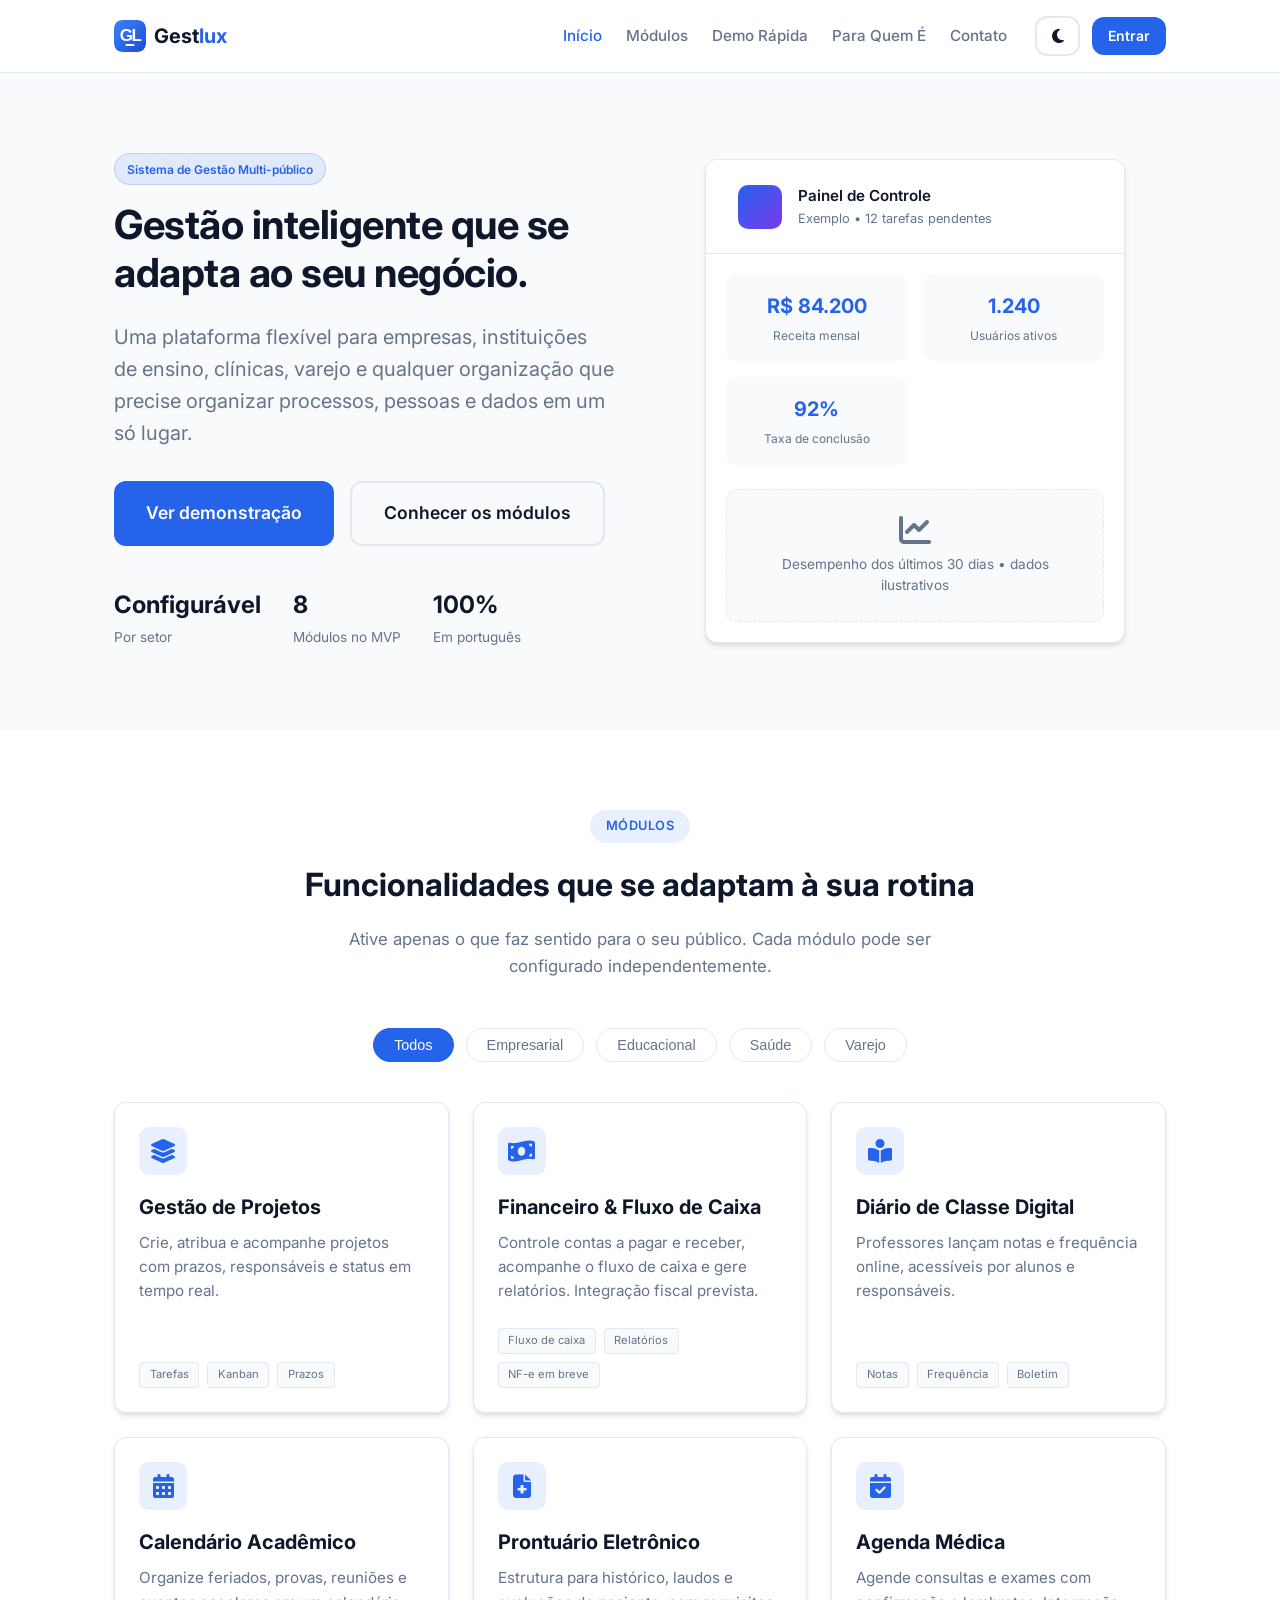
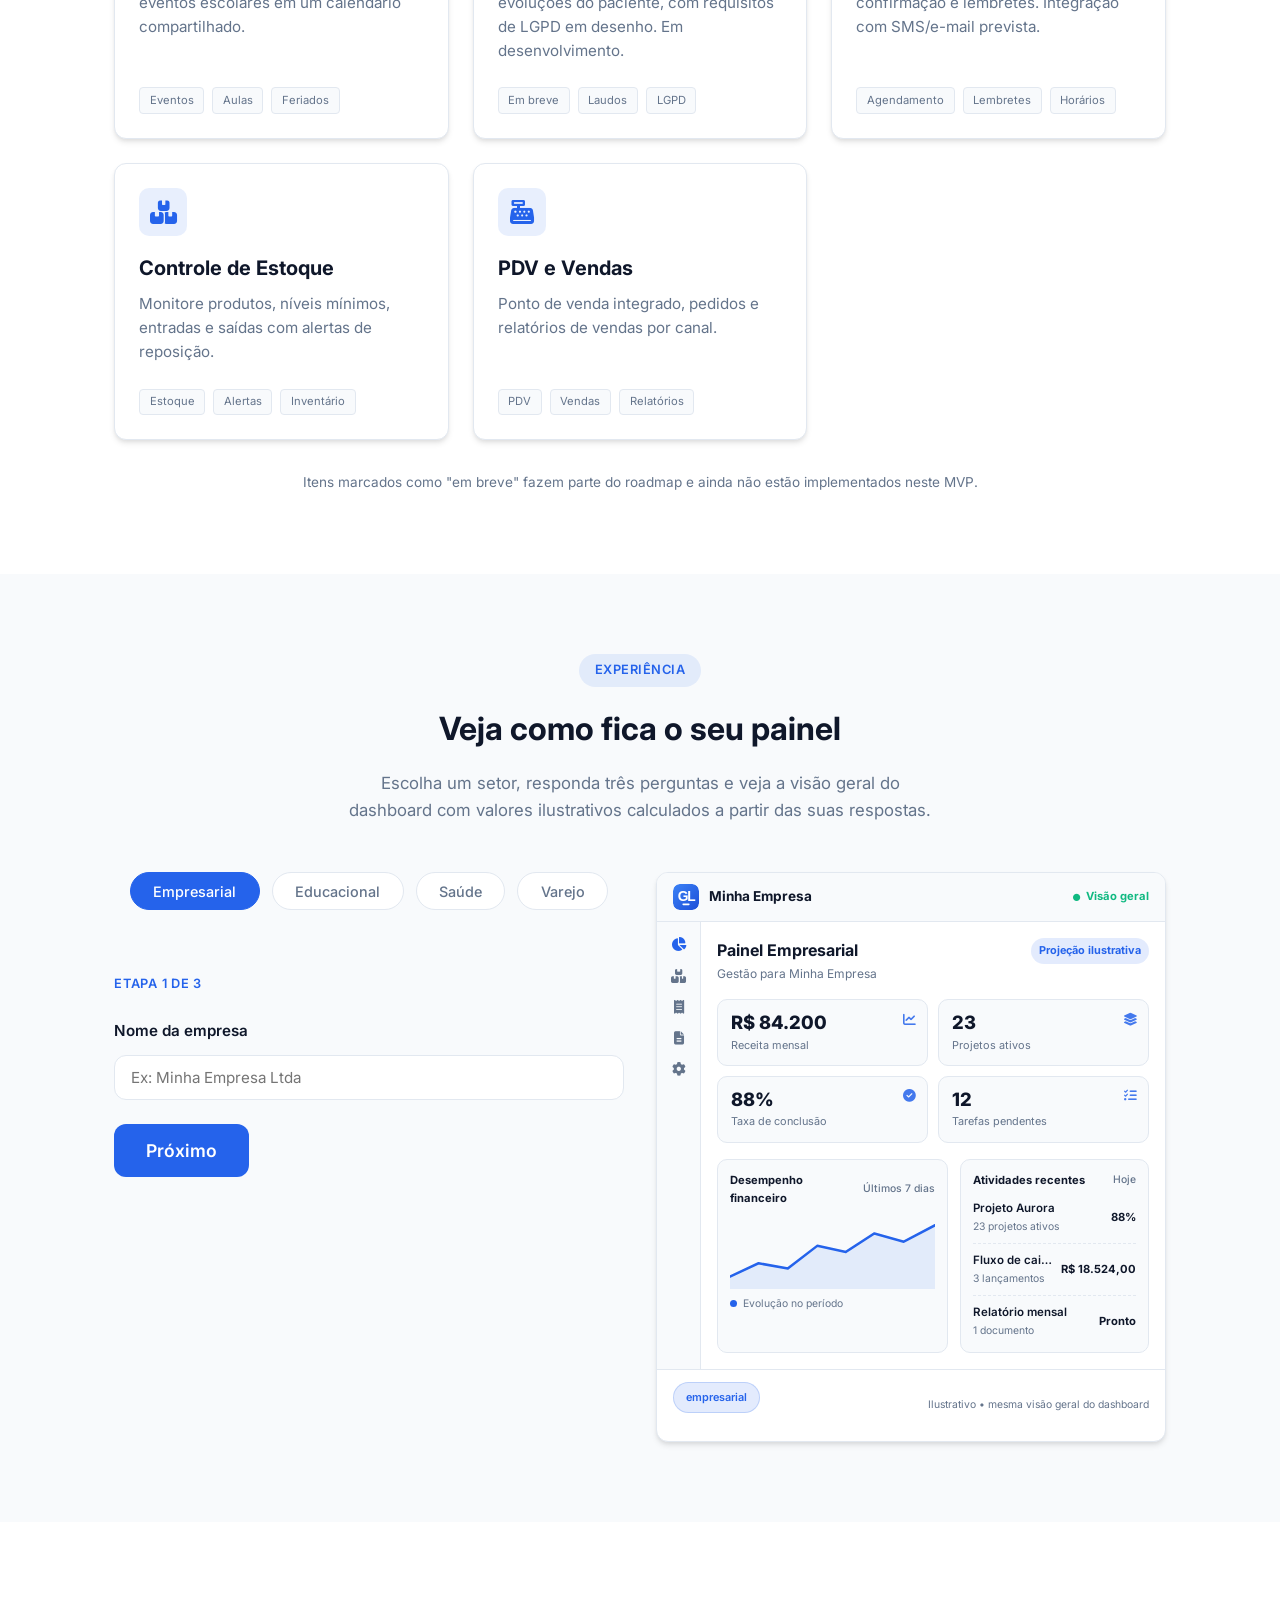
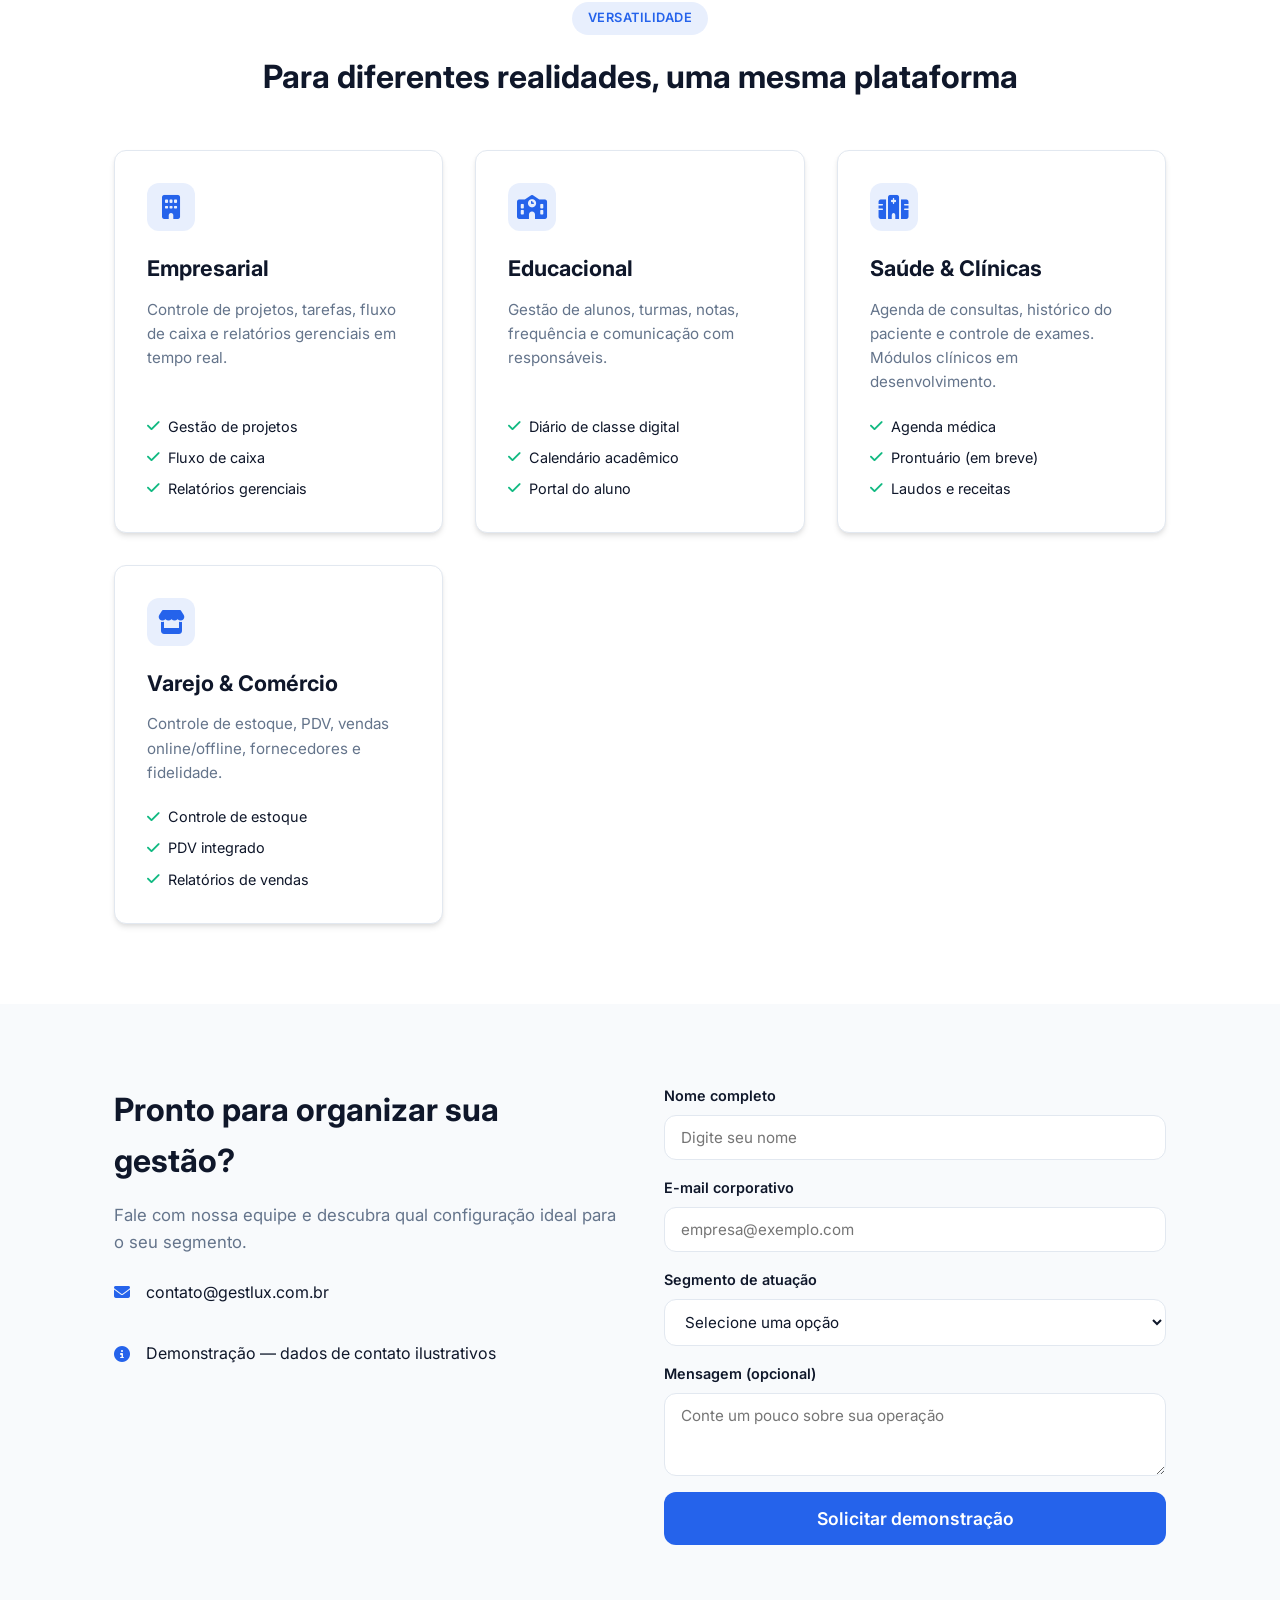
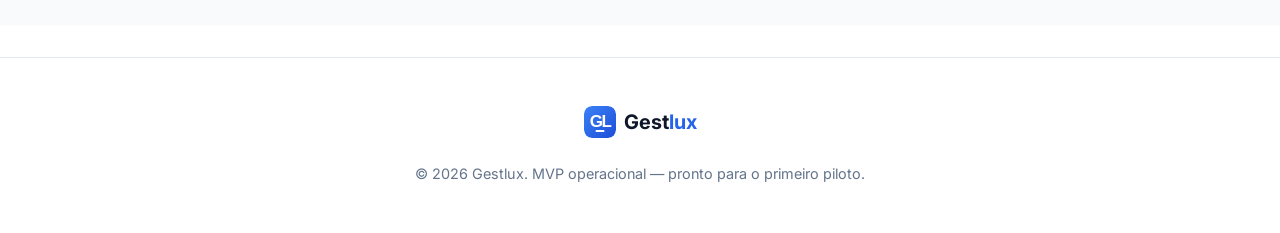
<file: index.html>
<!DOCTYPE html>
<html lang="pt-BR">
<head>
  <meta charset="UTF-8" />
  <meta name="viewport" content="width=device-width, initial-scale=1.0" />
  <title>Gestlux | Sistema de Gestão Flexível</title>
  <meta name="description" content="Plataforma de gestão adaptável para empresas, escolas, clínicas e varejo." />
  <link rel="icon" href="favicon.svg" type="image/svg+xml" />
  <link rel="preconnect" href="https://fonts.googleapis.com" />
  <link rel="preconnect" href="https://fonts.gstatic.com" crossorigin />
  <link href="https://fonts.googleapis.com/css2?family=Inter:wght@300;400;500;600;700&display=swap" rel="stylesheet" />
  <link rel="stylesheet" href="https://cdnjs.cloudflare.com/ajax/libs/font-awesome/6.4.0/css/all.min.css" />
  <link rel="stylesheet" href="css/style.css" />
</head>
<body>
  <div id="toast" class="toast"></div>

  <header class="header" id="header">
    <div class="container header-inner">
      <div class="logo">
        <img class="logo-icon" src="favicon.svg" alt="" aria-hidden="true" />
        <span class="logo-text">Gest<span class="accent">lux</span></span>
      </div>
      <nav class="nav" id="nav" aria-label="Navegação principal">
        <ul class="nav-list">
          <li><a href="#inicio" class="nav-link active">Início</a></li>
          <li><a href="#modulos" class="nav-link">Módulos</a></li>
          <li><a href="#demo" class="nav-link">Demo Rápida</a></li>
          <li><a href="#publicos" class="nav-link">Para Quem É</a></li>
          <li><a href="#contato" class="nav-link">Contato</a></li>
        </ul>
        <div class="nav-actions">
          <button class="btn btn-outline btn-icone" id="theme-toggle" aria-label="Ativar tema escuro">
            <i class="fa-solid fa-moon"></i>
          </button>
          <a href="login.html" class="btn btn-primary">Entrar</a>
        </div>
        <button class="nav-toggle" id="nav-toggle" aria-label="Abrir menu" aria-expanded="false">
          <i class="fa-solid fa-bars"></i>
        </button>
      </nav>
    </div>
  </header>

  <main>
    <section class="hero" id="inicio">
      <div class="container hero-grid">
        <div class="hero-content">
          <span class="badge">Sistema de Gestão Multi-público</span>
          <h1>Gestão inteligente que se adapta ao seu negócio.</h1>
          <p>Uma plataforma flexível para empresas, instituições de ensino, clínicas, varejo e qualquer organização que precise organizar processos, pessoas e dados em um só lugar.</p>
          <div class="hero-actions">
            <a href="#demo" class="btn btn-primary btn-lg">Ver demonstração</a>
            <a href="#modulos" class="btn btn-outline btn-lg">Conhecer os módulos</a>
          </div>
          <div class="hero-stats">
            <div class="stat">
              <span class="stat-value">Configurável</span>
              <span class="stat-label">Por setor</span>
            </div>
            <div class="stat">
              <span class="stat-value">8</span>
              <span class="stat-label">Módulos no MVP</span>
            </div>
            <div class="stat">
              <span class="stat-value">100%</span>
              <span class="stat-label">Em português</span>
            </div>
          </div>
        </div>
        <div class="hero-visual">
          <div class="dashboard-card">
            <div class="dashboard-header">
              <div class="dashboard-avatar"></div>
              <div class="dashboard-info">
                <div class="dashboard-title">Painel de Controle</div>
                <div class="dashboard-sub">Exemplo • 12 tarefas pendentes</div>
              </div>
            </div>
            <div class="dashboard-body">
              <div class="metric-grid">
                <div class="metric">
                  <div class="metric-value">R$ 84.200</div>
                  <div class="metric-label">Receita mensal</div>
                </div>
                <div class="metric">
                  <div class="metric-value">1.240</div>
                  <div class="metric-label">Usuários ativos</div>
                </div>
                <div class="metric">
                  <div class="metric-value">92%</div>
                  <div class="metric-label">Taxa de conclusão</div>
                </div>
              </div>
              <div class="chart-placeholder">
                <i class="fa-solid fa-chart-line"></i>
                <span>Desempenho dos últimos 30 dias • dados ilustrativos</span>
              </div>
            </div>
          </div>
        </div>
      </div>
    </section>

    <section class="modulos" id="modulos">
      <div class="container">
        <div class="section-header">
          <span class="section-tag">Módulos</span>
          <h2>Funcionalidades que se adaptam à sua rotina</h2>
          <p>Ative apenas o que faz sentido para o seu público. Cada módulo pode ser configurado independentemente.</p>
        </div>
        <div class="filter-chips" role="group" aria-label="Filtrar módulos por setor">
          <button class="chip active" data-filter="todos" aria-pressed="true">Todos</button>
          <button class="chip" data-filter="empresarial" aria-pressed="false">Empresarial</button>
          <button class="chip" data-filter="educacional" aria-pressed="false">Educacional</button>
          <button class="chip" data-filter="saude" aria-pressed="false">Saúde</button>
          <button class="chip" data-filter="varejo" aria-pressed="false">Varejo</button>
        </div>
        <div class="modulos-grid" id="modulos-grid"></div>
        <p class="section-note">Itens marcados como "em breve" fazem parte do roadmap e ainda não estão implementados neste MVP.</p>
      </div>
    </section>

    <section class="demo" id="demo">
      <div class="container">
        <div class="section-header">
          <span class="section-tag">Experiência</span>
          <h2>Veja como fica o seu painel</h2>
          <p>Escolha um setor, responda três perguntas e veja a visão geral do dashboard com valores ilustrativos calculados a partir das suas respostas.</p>
        </div>
        <div class="demo-layout">
          <div class="demo-form-panel">
            <div class="demo-controls" role="group" aria-label="Escolha o setor">
              <button type="button" class="demo-btn active" data-tema="empresarial" aria-pressed="true">Empresarial</button>
              <button type="button" class="demo-btn" data-tema="educacional" aria-pressed="false">Educacional</button>
              <button type="button" class="demo-btn" data-tema="saude" aria-pressed="false">Saúde</button>
              <button type="button" class="demo-btn" data-tema="varejo" aria-pressed="false">Varejo</button>
            </div>
            <div class="demo-step-counter" id="demo-step-counter"></div>
            <form id="demo-form" class="demo-form" novalidate>
              <div id="demo-steps"></div>
              <div class="form-actions">
                <button type="button" class="btn btn-outline btn-lg hidden" id="demo-prev">Anterior</button>
                <button type="button" class="btn btn-primary btn-lg" id="demo-next">Próximo</button>
                <button type="submit" class="btn btn-primary btn-lg hidden" id="demo-submit">Gerar meu painel</button>
              </div>
            </form>
          </div>
          <div class="demo-preview-panel">
            <div class="demo-preview" id="demo-preview">
              <div class="demo-placeholder">
                <i class="fa-solid fa-chart-pie"></i>
                <p>Preencha o formulário para gerar seu painel personalizado</p>
              </div>
            </div>
          </div>
        </div>
      </div>
    </section>

    <section class="publicos" id="publicos">
      <div class="container">
        <div class="section-header">
          <span class="section-tag">Versatilidade</span>
          <h2>Para diferentes realidades, uma mesma plataforma</h2>
        </div>
        <div class="publicos-grid">
          <article class="publico-card" data-tema="empresarial">
            <div class="publico-icon"><i class="fa-solid fa-building"></i></div>
            <h3>Empresarial</h3>
            <p>Controle de projetos, tarefas, fluxo de caixa e relatórios gerenciais em tempo real.</p>
            <ul class="publico-lista">
              <li><i class="fa-solid fa-check"></i> Gestão de projetos</li>
              <li><i class="fa-solid fa-check"></i> Fluxo de caixa</li>
              <li><i class="fa-solid fa-check"></i> Relatórios gerenciais</li>
            </ul>
          </article>
          <article class="publico-card" data-tema="educacional">
            <div class="publico-icon"><i class="fa-solid fa-school"></i></div>
            <h3>Educacional</h3>
            <p>Gestão de alunos, turmas, notas, frequência e comunicação com responsáveis.</p>
            <ul class="publico-lista">
              <li><i class="fa-solid fa-check"></i> Diário de classe digital</li>
              <li><i class="fa-solid fa-check"></i> Calendário acadêmico</li>
              <li><i class="fa-solid fa-check"></i> Portal do aluno</li>
            </ul>
          </article>
          <article class="publico-card" data-tema="saude">
            <div class="publico-icon"><i class="fa-solid fa-hospital"></i></div>
            <h3>Saúde &amp; Clínicas</h3>
            <p>Agenda de consultas, histórico do paciente e controle de exames. Módulos clínicos em desenvolvimento.</p>
            <ul class="publico-lista">
              <li><i class="fa-solid fa-check"></i> Agenda médica</li>
              <li><i class="fa-solid fa-check"></i> Prontuário (em breve)</li>
              <li><i class="fa-solid fa-check"></i> Laudos e receitas</li>
            </ul>
          </article>
          <article class="publico-card" data-tema="varejo">
            <div class="publico-icon"><i class="fa-solid fa-store"></i></div>
            <h3>Varejo &amp; Comércio</h3>
            <p>Controle de estoque, PDV, vendas online/offline, fornecedores e fidelidade.</p>
            <ul class="publico-lista">
              <li><i class="fa-solid fa-check"></i> Controle de estoque</li>
              <li><i class="fa-solid fa-check"></i> PDV integrado</li>
              <li><i class="fa-solid fa-check"></i> Relatórios de vendas</li>
            </ul>
          </article>
        </div>
      </div>
    </section>

    <section class="contato" id="contato">
      <div class="container contato-grid">
        <div class="contato-info">
          <h2>Pronto para organizar sua gestão?</h2>
          <p>Fale com nossa equipe e descubra qual configuração ideal para o seu segmento.</p>
          <div class="contato-dados">
            <p><i class="fa-solid fa-envelope"></i> contato@gestlux.com.br</p>
            <p><i class="fa-solid fa-circle-info"></i> Demonstração — dados de contato ilustrativos</p>
          </div>
        </div>
        <form class="contato-form" id="contato-form">
          <div class="form-group">
            <label for="nome">Nome completo</label>
            <input type="text" id="nome" name="nome" placeholder="Digite seu nome" required />
          </div>
          <div class="form-group">
            <label for="email">E-mail corporativo</label>
            <input type="email" id="email" name="email" placeholder="empresa@exemplo.com" required />
          </div>
          <div class="form-group">
            <label for="segmento">Segmento de atuação</label>
            <select id="segmento" name="segmento" required>
              <option value="" disabled selected>Selecione uma opção</option>
              <option value="empresarial">Empresarial</option>
              <option value="educacional">Educacional</option>
              <option value="saude">Saúde</option>
              <option value="varejo">Varejo</option>
              <option value="outro">Outro</option>
            </select>
          </div>
          <div class="form-group">
            <label for="mensagem">Mensagem (opcional)</label>
            <textarea id="mensagem" name="mensagem" rows="3" placeholder="Conte um pouco sobre sua operação"></textarea>
          </div>
          <button type="submit" class="btn btn-primary btn-lg btn-block">Solicitar demonstração</button>
        </form>
      </div>
    </section>
  </main>

  <footer class="footer">
    <div class="container footer-inner">
      <div class="footer-brand">
        <img class="logo-icon" src="favicon.svg" alt="" aria-hidden="true" />
        <span class="logo-text">Gest<span class="accent">lux</span></span>
      </div>
      <p class="footer-copy">© 2026 Gestlux. MVP operacional — pronto para o primeiro piloto.</p>
    </div>
  </footer>

  <script src="js/theme.js"></script>
  <script src="js/data.js"></script>
  <script src="js/script.js"></script>
  <script src="js/demo.js"></script>
</body>
</html>
</file>
<file: css/style.css>
/* ===========================
   GESTÃO FLOW - PROTÓTIPO
   =========================== */

[hidden] { display: none !important; }

/* Variáveis de tema */
:root {
  --cor-primaria: #2563eb;
  --cor-primaria-escuro: #1d4ed8;
  --cor-secundaria: #64748b;
  --cor-sucesso: #10b981;
  --cor-aviso: #f59e0b;
  --cor-erro: #ef4444;

  --fundo: #ffffff;
  --fundo-suave: #f8fafc;
  --fundo-card: #ffffff;
  --texto: #0f172a;
  --texto-suave: #64748b;
  --borda: #e2e8f0;
  --sombra: 0 4px 6px -1px rgba(0, 0, 0, 0.1), 0 2px 4px -1px rgba(0, 0, 0, 0.06);
  --sombra-hover: 0 10px 15px -3px rgba(0, 0, 0, 0.1), 0 4px 6px -2px rgba(0, 0, 0, 0.05);
  --toast-fundo: #0f172a;
  --toast-texto: #ffffff;
  --raio: 12px;
  --transicao: all 0.3s ease;

  --fonte-titulo: 2.5rem;
  --fonte-subtitulo: 1.25rem;
}

/* Tema escuro */
[data-tema="escuro"] {
  --fundo: #0f172a;
  --fundo-suave: #1e293b;
  --fundo-card: #1e293b;
  --texto: #f8fafc;
  --texto-suave: #94a3b8;
  --borda: #334155;
  --sombra: 0 4px 6px -1px rgba(0, 0, 0, 0.4);
  --sombra-hover: 0 10px 15px -3px rgba(0, 0, 0, 0.5);
  --toast-fundo: #1e293b;
  --toast-texto: #f8fafc;
}

/* Reset e base */
* {
  margin: 0;
  padding: 0;
  box-sizing: border-box;
}

html {
  scroll-behavior: smooth;
}

body {
  font-family: 'Inter', sans-serif;
  background-color: var(--fundo);
  color: var(--texto);
  line-height: 1.6;
  transition: var(--transicao);
}

a {
  text-decoration: none;
  color: inherit;
}

ul {
  list-style: none;
}

img {
  max-width: 100%;
  display: block;
}

.container {
  max-width: 1100px;
  margin: 0 auto;
  padding: 0 1.5rem;
}
/* Botões */
.btn {
  display: inline-flex;
  align-items: center;
  justify-content: center;
  gap: 0.5rem;
  padding: 0.75rem 1.5rem;
  border-radius: var(--raio);
  border: none;
  font-size: 1rem;
  font-weight: 600;
  cursor: pointer;
  transition: var(--transicao);
  font-family: inherit;
}

.btn-primary {
  background-color: var(--cor-primaria);
  color: #fff;
}

.btn-primary:hover {
  background-color: var(--cor-primaria-escuro);
  transform: translateY(-2px);
  box-shadow: var(--sombra-hover);
}

.btn-outline {
  background-color: transparent;
  color: var(--texto);
  border: 2px solid var(--borda);
}

.btn-outline:hover {
  border-color: var(--cor-primaria);
  color: var(--cor-primaria);
  transform: translateY(-2px);
}

.btn-lg {
  padding: 1rem 2rem;
  font-size: 1.1rem;
}

.btn-block {
  width: 100%;
}

/* Toast */
.toast {
  position: fixed;
  top: 1.5rem;
  right: 1.5rem;
  max-width: min(420px, calc(100vw - 3rem));
  background: var(--toast-fundo);
  color: var(--toast-texto);
  border: 1px solid var(--borda);
  padding: 0.9rem 1.25rem;
  border-radius: var(--raio);
  box-shadow: var(--sombra-hover);
  font-size: 0.95rem;
  font-weight: 500;
  line-height: 1.45;
  z-index: 1000;
  transform: translateY(-100px);
  opacity: 0;
  transition: var(--transicao);
  pointer-events: none;
}

.toast.mostrar {
  transform: translateY(0);
  opacity: 1;
}

/* Header */
.header {
  position: sticky;
  top: 0;
  z-index: 100;
  background-color: rgba(255, 255, 255, 0.8);
  backdrop-filter: blur(8px);
  border-bottom: 1px solid var(--borda);
  transition: var(--transicao);
}

[data-tema="escuro"] .header {
  background-color: rgba(15, 23, 42, 0.8);
}

.header-inner {
  display: flex;
  align-items: center;
  justify-content: space-between;
  height: 72px;
}
.logo {
  display: flex;
  align-items: center;
  gap: 0.5rem;
  font-weight: 700;
  font-size: 1.25rem;
  color: var(--texto);
}

.logo-icon {
  width: 32px;
  height: 32px;
  flex: 0 0 32px;
  border-radius: 8px;
  display: block;
  object-fit: contain;
}

.logo-text {
  font-size: 1.25rem;
}

.accent {
  color: var(--cor-primaria);
}

.nav {
  display: flex;
  align-items: center;
  gap: 1.75rem;
}

.nav-list {
  display: flex;
  align-items: center;
  gap: 1.5rem;
}

.nav-link {
  font-weight: 500;
  font-size: 0.95rem;
  color: var(--texto-suave);
  transition: var(--transicao);
}

.nav-link:hover, .nav-link.active {
  color: var(--cor-primaria);
}

.nav-actions {
  display: flex;
  flex: 0 0 auto;
  align-items: center;
  gap: 0.75rem;
}

.nav-actions .btn {
  white-space: nowrap;
}

.nav-actions .btn-primary {
  padding: 0.5rem 1rem;
  font-size: 0.875rem;
}

.nav-toggle {
  display: none;
  background: none;
  border: none;
  color: var(--texto);
  font-size: 1.25rem;
  cursor: pointer;
}

/* Hero */
.hero {
  padding: 5rem 0;
  background-color: var(--fundo-suave);
}

.hero-grid {
  display: grid;
  grid-template-columns: 1fr 1fr;
  gap: 3rem;
  align-items: center;
}

.badge {
  display: inline-block;
  background: rgba(37, 99, 235, 0.1);
  color: var(--cor-primaria);
  padding: 0.5rem 1rem;
  border-radius: 50px;
  font-size: 0.85rem;
  font-weight: 600;
  margin-bottom: 1rem;
}

.hero-content h1 {
  font-size: var(--fonte-titulo);
  font-weight: 700;
  line-height: 1.2;
  margin-bottom: 1.5rem;
  letter-spacing: -0.5px;
}

.hero-content p {
  font-size: var(--fonte-subtitulo);
  color: var(--texto-suave);
  margin-bottom: 2rem;
  max-width: 500px;
}

.hero-actions {
  display: flex;
  gap: 1rem;
  margin-bottom: 2.5rem;
}

.hero-stats {
  display: flex;
  gap: 2rem;
}

.stat {
  text-align: left;
}

.stat-value {
  display: block;
  font-size: 1.5rem;
  font-weight: 700;
  color: var(--texto);
}

.stat-label {
  font-size: 0.85rem;
  color: var(--texto-suave);
}

.hero-visual {
  display: flex;
  justify-content: center;
}

.dashboard-card {
  width: 100%;
  max-width: 420px;
  background: var(--fundo-card);
  border: 1px solid var(--borda);
  border-radius: var(--raio);
  box-shadow: var(--sombra);
  overflow: hidden;
}

.dashboard-header {
  display: flex;
  align-items: center;
  gap: 1rem;
  padding: 1.25rem;
  border-bottom: 1px solid var(--borda);
}

.dashboard-avatar {
  width: 44px;
  height: 44px;
  background: linear-gradient(135deg, var(--cor-primaria), #7c3aed);
  border-radius: 10px;
}

.dashboard-info .dashboard-title {
  font-weight: 600;
  font-size: 0.95rem;
}

.dashboard-info .dashboard-sub {
  font-size: 0.8rem;
  color: var(--texto-suave);
}

.dashboard-body {
  padding: 1.25rem;
}

.metric-grid {
  display: grid;
  grid-template-columns: 1fr 1fr;
  gap: 1rem;
  margin-bottom: 1.5rem;
}

.metric {
  background: var(--fundo-suave);
  padding: 1rem;
  border-radius: 10px;
  text-align: center;
}

.metric-value {
  display: block;
  font-size: 1.25rem;
  font-weight: 700;
  color: var(--cor-primaria);
}

.metric-label {
  font-size: 0.75rem;
  color: var(--texto-suave);
  margin-top: 0.25rem;
}

.chart-placeholder {
  background: var(--fundo-suave);
  border: 1px dashed var(--borda);
  border-radius: 10px;
  padding: 1.5rem;
  text-align: center;
  color: var(--texto-suave);
  font-size: 0.85rem;
}

.chart-placeholder i {
  display: block;
  font-size: 2rem;
  margin-bottom: 0.5rem;
  color: var(--cor-secundaria);
}

/* Seções gerais */
.section-header {
  text-align: center;
  margin-bottom: 3rem;
}

.section-tag {
  display: inline-block;
  background: rgba(37, 99, 235, 0.1);
  color: var(--cor-primaria);
  padding: 0.4rem 1rem;
  border-radius: 50px;
  font-size: 0.8rem;
  font-weight: 600;
  text-transform: uppercase;
  letter-spacing: 0.5px;
  margin-bottom: 1rem;
}

.section-header h2 {
  font-size: 2rem;
  font-weight: 700;
  margin-bottom: 1rem;
}

.section-header p {
  color: var(--texto-suave);
  max-width: 600px;
  margin: 0 auto;
  font-size: 1.05rem;
}

/* Módulos */
.modulos {
  padding: 5rem 0;
  background-color: var(--fundo);
}

.filter-chips {
  display: flex;
  gap: 0.75rem;
  justify-content: center;
  flex-wrap: wrap;
  margin-bottom: 2.5rem;
}

.chip {
  padding: 0.5rem 1.25rem;
  border-radius: 50px;
  border: 1px solid var(--borda);
  background: var(--fundo-card);
  color: var(--texto-suave);
  font-size: 0.9rem;
  font-weight: 500;
  cursor: pointer;
  transition: var(--transicao);
}

.chip:hover, .chip.active {
  background: var(--cor-primaria);
  color: #fff;
  border-color: var(--cor-primaria);
}

.modulos-grid {
  display: grid;
  grid-template-columns: repeat(auto-fit, minmax(280px, 1fr));
  gap: 1.5rem;
}

.modulo-card {
  background: var(--fundo-card);
  border: 1px solid var(--borda);
  border-radius: var(--raio);
  padding: 1.5rem;
  box-shadow: var(--sombra);
  transition: var(--transicao);
  display: flex;
  flex-direction: column;
}

.modulo-card:hover {
  transform: translateY(-5px);
  box-shadow: var(--sombra-hover);
  border-color: var(--cor-primaria);
}

.modulo-card .modulo-icon {
  width: 48px;
  height: 48px;
  background: rgba(37, 99, 235, 0.1);
  color: var(--cor-primaria);
  border-radius: 10px;
  display: flex;
  align-items: center;
  justify-content: center;
  font-size: 1.5rem;
  margin-bottom: 1rem;
}

.modulo-card h3 {
  font-size: 1.25rem;
  margin-bottom: 0.5rem;
}

.modulo-card p {
  color: var(--texto-suave);
  font-size: 0.95rem;
  margin-bottom: 1.5rem;
  flex: 1;
}

.modulo-tags {
  display: flex;
  gap: 0.5rem;
  flex-wrap: wrap;
}

.modulo-tag {
  font-size: 0.7rem;
  padding: 0.2rem 0.6rem;
  border-radius: 4px;
  background: var(--fundo-suave);
  color: var(--texto-suave);
  border: 1px solid var(--borda);
}

/* Públicos */
.publicos {
  padding: 5rem 0;
  background-color: var(--fundo);
}

.publicos-grid {
  display: grid;
  grid-template-columns: repeat(auto-fit, minmax(260px, 1fr));
  gap: 2rem;
}

.publico-card {
  background: var(--fundo-card);
  border: 1px solid var(--borda);
  border-radius: var(--raio);
  padding: 2rem;
  box-shadow: var(--sombra);
  transition: var(--transicao);
  display: flex;
  flex-direction: column;
}

.publico-card:hover {
  transform: translateY(-5px);
  box-shadow: var(--sombra-hover);
  border-color: var(--cor-primaria);
}

.publico-icon {
  width: 48px;
  height: 48px;
  background: rgba(37, 99, 235, 0.1);
  color: var(--cor-primaria);
  border-radius: 12px;
  display: flex;
  align-items: center;
  justify-content: center;
  font-size: 1.5rem;
  margin-bottom: 1.25rem;
}

.publico-card h3 {
  font-size: 1.35rem;
  margin-bottom: 0.75rem;
}

.publico-card p {
  color: var(--texto-suave);
  font-size: 0.95rem;
  margin-bottom: 1.25rem;
  flex: 1;
}

.publico-lista {
  display: flex;
  flex-direction: column;
  gap: 0.5rem;
}

.publico-lista li {
  display: flex;
  align-items: center;
  gap: 0.5rem;
  font-size: 0.9rem;
  color: var(--texto);
}

.publico-lista li i {
  color: var(--cor-sucesso);
}
/* Demo */
.demo {
  padding: 5rem 0;
  background-color: var(--fundo-suave);
}

.demo-controls {
  display: flex;
  gap: 0.75rem;
  justify-content: center;
  flex-wrap: wrap;
  margin-bottom: 2.5rem;
}

.demo-btn {
  padding: 0.6rem 1.4rem;
  border-radius: 50px;
  border: 1px solid var(--borda);
  background: var(--fundo-card);
  color: var(--texto-suave);
  font-size: 0.9rem;
  font-weight: 500;
  cursor: pointer;
  transition: var(--transicao);
  font-family: inherit;
}

.demo-btn:hover, .demo-btn.active {
  background: var(--cor-primaria);
  color: #fff;
  border-color: var(--cor-primaria);
}

.demo-preview {
  min-height: 320px;
  background: var(--fundo-card);
  border: 1px solid var(--borda);
  border-radius: var(--raio);
  box-shadow: var(--sombra);
  display: flex;
  align-items: center;
  justify-content: center;
  color: var(--texto-suave);
  font-size: 1.1rem;
  transition: var(--transicao);
}

/* Contato */
.contato {
  padding: 5rem 0;
  background-color: var(--fundo-suave);
}

.contato-grid {
  display: grid;
  grid-template-columns: 1fr 1fr;
  gap: 3rem;
  align-items: start;
}

.contato-info h2 {
  font-size: 2rem;
  margin-bottom: 1rem;
}

.contato-info p {
  color: var(--texto-suave);
  margin-bottom: 1.5rem;
  font-size: 1.05rem;
}

.contato-dados {
  display: flex;
  flex-direction: column;
  gap: 0.75rem;
}

.contato-dados p {
  display: flex;
  align-items: center;
  gap: 0.75rem;
  font-size: 1rem;
  color: var(--texto);
}

.contato-dados i {
  color: var(--cor-primaria);
  width: 20px;
}

.contato-form {
  display: flex;
  flex-direction: column;
  gap: 1rem;
}

.form-group {
  display: flex;
  flex-direction: column;
  gap: 0.5rem;
}

.form-group label {
  font-size: 0.9rem;
  font-weight: 600;
  color: var(--texto);
}

.form-group input,
.form-group select {
  padding: 0.75rem 1rem;
  border: 1px solid var(--borda);
  border-radius: var(--raio);
  background: var(--fundo-card);
  color: var(--texto);
  font-family: inherit;
  font-size: 0.95rem;
  transition: var(--transicao);
}

.form-group input:focus,
.form-group select:focus {
  outline: none;
  border-color: var(--cor-primaria);
  box-shadow: 0 0 0 3px rgba(37, 99, 235, 0.1);
}

/* Footer */
.footer {
  padding: 3rem 0;
  border-top: 1px solid var(--borda);
  background-color: var(--fundo);
  margin-top: 2rem;
}

.footer-inner {
  display: flex;
  flex-direction: column;
  align-items: center;
  gap: 1.5rem;
  text-align: center;
}

.footer-brand {
  display: flex;
  align-items: center;
  gap: 0.5rem;
  font-weight: 700;
  font-size: 1.25rem;
  color: var(--texto);
}

.footer-copy {
  color: var(--texto-suave);
  font-size: 0.9rem;
}

.footer-social {
  display: flex;
  gap: 1rem;
}

.footer-social a {
  width: 36px;
  height: 36px;
  background: var(--fundo-suave);
  border-radius: 50%;
  display: flex;
  align-items: center;
  justify-content: center;
  color: var(--texto-suave);
  transition: var(--transicao);
}

.footer-social a:hover {
  color: var(--cor-primaria);
  background: var(--fundo-card);
}

/* Responsivo */
@media (max-width: 768px) {
  .hero-grid {
    grid-template-columns: 1fr;
    gap: 2rem;
  }

  .hero-content h1 {
    font-size: 2rem;
  }

  .hero-actions {
    flex-direction: column;
  }

  .hero-stats {
    gap: 1.5rem;
  }

  .nav-list {
    position: fixed;
    top: 72px;
    left: 0;
    right: 0;
    background: var(--fundo-card);
    flex-direction: column;
    padding: 1.5rem;
    gap: 1rem;
    border-bottom: 1px solid var(--borda);
    box-shadow: var(--sombra);
    display: none;
  }

  .nav-list.active {
    display: flex;
  }

  .nav-toggle {
    display: block;
  }

  .nav {
    gap: 0.75rem;
  }

  .nav-actions {
    gap: 0.5rem;
  }

  .contato-grid {
    grid-template-columns: 1fr;
  }

  .dashboard-card {
    max-width: 100%;
  }
}

@media (max-width: 480px) {
  .hero-content h1 {
    font-size: 1.75rem;
  }
  .metric-grid {
    grid-template-columns: 1fr;
  }
}

/* ===========================
   AUTH PAGES
   =========================== */
.auth-page {
  min-height: 100vh;
  display: flex;
  align-items: center;
  justify-content: center;
  background-color: var(--fundo-suave);
  padding: 2rem 1rem;
}

.auth-container {
  width: 100%;
  max-width: 440px;
}

.auth-brand {
  display: flex;
  align-items: center;
  gap: 0.5rem;
  margin-bottom: 2rem;
}

.logo-icon {
  width: 32px;
  height: 32px;
  flex: 0 0 32px;
  border-radius: 8px;
  display: block;
  object-fit: contain;
}

.logo-text {
  font-weight: 700;
  font-size: 1.25rem;
  color: var(--texto);
}

.accent {
  color: var(--cor-primaria);
}

.auth-card {
  background: var(--fundo-card);
  border: 1px solid var(--borda);
  border-radius: var(--raio);
  padding: 2rem;
  box-shadow: var(--sombra);
}

.auth-card h2 {
  font-size: 1.5rem;
  margin-bottom: 0.5rem;
}

.auth-card p {
  color: var(--texto-suave);
  margin-bottom: 1.5rem;
  font-size: 0.95rem;
}

.auth-form {
  display: flex;
  flex-direction: column;
  gap: 1rem;
}

.form-group {
  display: flex;
  flex-direction: column;
  gap: 0.5rem;
}

.form-group label {
  font-size: 0.9rem;
  font-weight: 600;
  color: var(--texto);
}

.form-group input,
.form-group select {
  padding: 0.75rem 1rem;
  border: 1px solid var(--borda);
  border-radius: var(--raio);
  background: var(--fundo-card);
  color: var(--texto);
  font-family: inherit;
  font-size: 0.95rem;
  transition: var(--transicao);
}

.form-group input:focus,
.form-group select:focus {
  outline: none;
  border-color: var(--cor-primaria);
  box-shadow: 0 0 0 3px rgba(37, 99, 235, 0.1);
}

.form-check {
  flex-direction: row;
  align-items: center;
  gap: 0.5rem;
  font-size: 0.9rem;
}

.form-check input {
  width: auto;
  margin: 0;
}

.auth-footer {
  margin-top: 1rem;
  font-size: 0.9rem;
  color: var(--texto-suave);
  text-align: center;
}

.auth-footer a {
  color: var(--cor-primaria);
  font-weight: 600;
}

.auth-footer a:hover {
  text-decoration: underline;
}

/* ===========================
   DASHBOARD
   =========================== */
.dashboard-layout {
  display: flex;
  height: 100vh;
  overflow: hidden;
}

.sidebar {
  width: 260px;
  background: var(--fundo-card);
  border-right: 1px solid var(--borda);
  display: flex;
  flex-direction: column;
  z-index: 100;
}

.sidebar-brand {
  display: flex;
  align-items: center;
  gap: 0.75rem;
  padding: 1.25rem;
  border-bottom: 1px solid var(--borda);
}

.brand-name {
  font-weight: 700;
  font-size: 1.15rem;
  color: var(--texto);
}

.sidebar-nav {
  flex: 1;
  padding: 1rem;
  overflow-y: auto;
}

.sidebar-nav ul {
  display: flex;
  flex-direction: column;
  gap: 0.25rem;
}

.sidebar-nav .nav-item {
  display: flex;
  align-items: center;
  gap: 0.75rem;
  padding: 0.75rem 1rem;
  border-radius: 10px;
  color: var(--texto-suave);
  font-size: 0.9rem;
  font-weight: 500;
  transition: var(--transicao);
}

.sidebar-nav .nav-item:hover,
.sidebar-nav .nav-item.active {
  background: var(--fundo-suave);
  color: var(--cor-primaria);
}

.sidebar-nav .nav-item i {
  width: 20px;
  text-align: center;
}

.sidebar-footer {
  padding: 1rem;
  border-top: 1px solid var(--borda);
}

.dashboard-content {
  flex: 1;
  background: var(--fundo-suave);
  overflow-y: auto;
}

.dashboard-header {
  padding: 1.5rem 2rem;
  border-bottom: 1px solid var(--borda);
  background: var(--fundo-card);
  position: sticky;
  top: 0;
  z-index: 50;
}

.header-flex {
  display: flex;
  align-items: center;
  justify-content: space-between;
  gap: 1rem;
}

.header-title h1 {
  font-size: 1.5rem;
  margin-bottom: 0.25rem;
}

.header-title p {
  color: var(--texto-suave);
  font-size: 0.9rem;
}

.header-actions {
  display: flex;
  align-items: center;
  gap: 1rem;
}

.user-profile {
  display: flex;
  align-items: center;
  gap: 0.75rem;
}

.user-avatar {
  width: 36px;
  height: 36px;
  border-radius: 50%;
  object-fit: cover;
}

.user-name {
  font-size: 0.9rem;
  font-weight: 600;
  color: var(--texto);
}

.metrics-grid {
  display: grid;
  grid-template-columns: repeat(4, 1fr);
  gap: 1rem;
  padding: 1.5rem 2rem;
}

.metric-card {
  background: var(--fundo-card);
  border: 1px solid var(--borda);
  border-radius: var(--raio);
  padding: 1.25rem;
  box-shadow: var(--sombra);
  display: flex;
  align-items: center;
  gap: 1rem;
}

.metric-icon {
  width: 48px;
  height: 48px;
  background: var(--fundo-suave);
  color: var(--cor-primaria);
  border-radius: 10px;
  display: flex;
  align-items: center;
  justify-content: center;
  font-size: 1.25rem;
}

.metric-data .metric-value {
  font-size: 1.5rem;
  font-weight: 700;
  color: var(--texto);
}

.metric-data .metric-label {
  font-size: 0.85rem;
  color: var(--texto-suave);
}

.metric-trend {
  font-size: 0.75rem;
  font-weight: 600;
  margin-top: 0.25rem;
}

.metric-trend.positive { color: var(--cor-sucesso); }
.metric-trend.negative { color: var(--cor-erro); }
.metric-trend.neutral { color: var(--texto-suave); }

.dashboard-grid {
  display: grid;
  grid-template-columns: 2fr 1.2fr;
  gap: 1.5rem;
  padding: 1.5rem 2rem;
}

.card-header {
  display: flex;
  align-items: center;
  justify-content: space-between;
  margin-bottom: 1rem;
}

.card-header h3 {
  font-size: 1.1rem;
  font-weight: 600;
}

.badge {
  display: inline-flex;
  align-items: center;
  gap: 0.4rem;
  padding: 0.35rem 0.75rem;
  border-radius: 50px;
  font-size: 0.75rem;
  font-weight: 600;
  background: rgba(37, 99, 235, 0.1);
  color: var(--cor-primaria);
  border: 1px solid rgba(37, 99, 235, 0.2);
}

.badge-outline {
  background: transparent;
  border-color: var(--borda);
  color: var(--texto-suave);
}

.card-body {
  background: var(--fundo-card);
  border: 1px solid var(--borda);
  border-radius: var(--raio);
  padding: 1rem;
  box-shadow: var(--sombra);
}

.table-responsive {
  overflow-x: auto;
}

.data-table {
  width: 100%;
  border-collapse: collapse;
  font-size: 0.85rem;
}

.data-table th {
  text-align: left;
  padding: 0.75rem;
  color: var(--texto-suave);
  font-weight: 600;
  border-bottom: 1px solid var(--borda);
  font-size: 0.8rem;
  text-transform: uppercase;
  letter-spacing: 0.05em;
}

.data-table td {
  padding: 0.75rem;
  border-bottom: 1px solid var(--borda);
  color: var(--texto);
}

.data-table tr:hover {
  background: var(--fundo-suave);
}

.status {
  display: inline-flex;
  align-items: center;
  gap: 0.4rem;
  padding: 0.25rem 0.6rem;
  border-radius: 50px;
  font-size: 0.75rem;
  font-weight: 600;
}

.status-success {
  background: rgba(16, 185, 129, 0.1);
  color: var(--cor-sucesso);
}

.status-pending {
  background: rgba(245, 158, 11, 0.1);
  color: var(--cor-aviso);
}

.status-error {
  background: rgba(239, 68, 68, 0.1);
  color: var(--cor-erro);
}

.btn-sm {
  padding: 0.4rem 0.8rem;
  font-size: 0.8rem;
}

/* Responsivo dashboard */
@media (max-width: 900px) {
  .dashboard-layout {
    flex-direction: column;
    height: auto;
  }
  .sidebar {
    width: 100%;
    height: auto;
    border-right: none;
    border-bottom: 1px solid var(--borda);
  }
  .dashboard-content {
    height: auto;
  }
  .metrics-grid {
    grid-template-columns: 1fr 1fr;
    padding: 1rem;
  }
  .dashboard-grid {
    grid-template-columns: 1fr;
    padding: 1rem;
  }
}

@media (max-width: 480px) {
  .metrics-grid {
    grid-template-columns: 1fr;
  }
  .header-flex {
    flex-direction: column;
    align-items: flex-start;
    gap: 1rem;
  }
}

/* ===========================
   DEMO RÁPIDA - FORMULÁRIO DINÂMICO
   =========================== */
.demo-layout {
  display: grid;
  grid-template-columns: 1fr 1fr;
  gap: 2rem;
  align-items: start;
}

.demo-form-panel {
  display: flex;
  flex-direction: column;
  gap: 1.5rem;
}

.demo-form {
  display: flex;
  flex-direction: column;
  gap: 1.5rem;
}

.form-step {
  display: flex;
  flex-direction: column;
  gap: 0.75rem;
  animation: stepFade 0.3s ease;
}

.form-step.hidden {
  display: none;
}

@keyframes stepFade {
  from { opacity: 0; transform: translateY(10px); }
  to { opacity: 1; transform: translateY(0); }
}

.demo-question {
  font-size: 0.95rem;
  font-weight: 600;
  color: var(--texto);
}

.demo-answer {
  padding: 0.75rem 1rem;
  border: 1px solid var(--borda);
  border-radius: var(--raio);
  background: var(--fundo-card);
  color: var(--texto);
  font-family: inherit;
  font-size: 0.95rem;
  transition: var(--transicao);
}

.demo-answer:focus {
  outline: none;
  border-color: var(--cor-primaria);
  box-shadow: 0 0 0 3px rgba(37, 99, 235, 0.1);
}

.form-actions {
  display: flex;
  gap: 1rem;
  align-items: center;
}

.demo-preview-panel {
  display: flex;
  flex-direction: column;
  gap: 1rem;
}

.demo-preview {
  min-height: 520px;
  background: var(--fundo-card);
  border: 1px solid var(--borda);
  border-radius: var(--raio);
  box-shadow: var(--sombra);
  overflow: hidden;
  display: block;
  transition: var(--transicao);
}

.demo-placeholder {
  min-height: 520px;
  display: flex;
  flex-direction: column;
  align-items: center;
  justify-content: center;
  text-align: center;
  padding: 2rem;
  color: var(--texto-suave);
}

.demo-placeholder i {
  display: block;
  font-size: 3rem;
  margin-bottom: 1rem;
  color: var(--cor-secundaria);
}

.demo-placeholder p {
  color: var(--texto-suave);
}

.demo-dashboard-preview {
  width: 100%;
  display: flex;
  flex-direction: column;
}

.demo-preview-topbar {
  display: flex;
  align-items: center;
  gap: 0.6rem;
  padding: 0.7rem 1rem;
  border-bottom: 1px solid var(--borda);
  background: var(--fundo-suave);
}

.demo-preview-logo {
  width: 26px;
  height: 26px;
  flex: 0 0 26px;
  border-radius: 7px;
  display: block;
  object-fit: contain;
}

.demo-preview-org {
  font-size: 0.85rem;
  font-weight: 700;
  color: var(--texto);
  overflow: hidden;
  text-overflow: ellipsis;
  white-space: nowrap;
}

.demo-preview-mode {
  margin-left: auto;
  display: inline-flex;
  align-items: center;
  gap: 0.35rem;
  font-size: 0.7rem;
  font-weight: 700;
  color: var(--cor-sucesso);
  white-space: nowrap;
}

.demo-preview-mode i { font-size: 0.45rem; }

.demo-preview-shell {
  display: flex;
  flex: 1;
  min-height: 0;
}

.demo-mini-sidebar {
  width: 44px;
  flex: 0 0 44px;
  border-right: 1px solid var(--borda);
  background: var(--fundo-suave);
  display: flex;
  flex-direction: column;
  align-items: center;
  gap: 1.1rem;
  padding: 1rem 0;
}

.demo-mini-sidebar i {
  font-size: 0.85rem;
  color: var(--texto-suave);
}

.demo-mini-sidebar i.active { color: var(--cor-primaria); }

.demo-preview-main {
  flex: 1;
  min-width: 0;
  padding: 1rem;
  display: flex;
  flex-direction: column;
  gap: 1rem;
}

.demo-preview-heading {
  display: flex;
  align-items: flex-start;
  justify-content: space-between;
  gap: 0.75rem;
}

.demo-preview-heading h3 {
  font-size: 1rem;
  color: var(--texto);
}

.demo-preview-heading p {
  font-size: 0.75rem;
  color: var(--texto-suave);
}

.demo-preview-tag {
  font-size: 0.68rem;
  font-weight: 700;
  padding: 0.25rem 0.5rem;
  border-radius: 50px;
  white-space: nowrap;
}

.demo-metric-grid {
  display: grid;
  grid-template-columns: repeat(2, minmax(0, 1fr));
  gap: 0.6rem;
}

.demo-metric {
  position: relative;
  background: var(--fundo-suave);
  border: 1px solid var(--borda);
  border-radius: 10px;
  padding: 0.7rem 0.8rem;
}

.demo-metric-top {
  position: absolute;
  top: 0.6rem;
  right: 0.7rem;
  font-size: 0.8rem;
  opacity: 0.85;
}

.demo-metric-value {
  display: block;
  font-size: 1.15rem;
  font-weight: 800;
  color: var(--texto);
  line-height: 1.2;
}

.demo-metric-label {
  font-size: 0.68rem;
  color: var(--texto-suave);
  margin-top: 0.2rem;
}

.demo-preview-panels {
  display: grid;
  grid-template-columns: 1.1fr 0.9fr;
  gap: 0.75rem;
  flex: 1;
  min-height: 0;
}

.demo-chart-card,
.demo-recent-card {
  background: var(--fundo-suave);
  border: 1px solid var(--borda);
  border-radius: 10px;
  padding: 0.75rem;
  min-width: 0;
  display: flex;
  flex-direction: column;
}

.demo-panel-title {
  display: flex;
  align-items: center;
  justify-content: space-between;
  gap: 0.5rem;
  font-size: 0.7rem;
  font-weight: 700;
  color: var(--texto);
  margin-bottom: 0.6rem;
}

.demo-panel-title span:last-child {
  font-weight: 500;
  color: var(--texto-suave);
  font-size: 0.65rem;
  white-space: nowrap;
}

.demo-sparkline {
  width: 100%;
  height: 72px;
  display: block;
}

.demo-chart-legend {
  display: flex;
  align-items: center;
  gap: 0.35rem;
  font-size: 0.65rem;
  color: var(--texto-suave);
  margin-top: 0.4rem;
}

.demo-chart-legend i {
  width: 7px;
  height: 7px;
  border-radius: 50%;
  display: inline-block;
}

.demo-recentes {
  list-style: none;
  margin: 0;
  padding: 0;
  display: flex;
  flex-direction: column;
  gap: 0.45rem;
}

.demo-recentes li {
  display: grid;
  grid-template-columns: 1fr auto;
  gap: 0.1rem 0.5rem;
  padding-bottom: 0.45rem;
  border-bottom: 1px dashed var(--borda);
}

.demo-recentes li:last-child {
  border-bottom: none;
  padding-bottom: 0;
}

.demo-recente-item {
  font-size: 0.72rem;
  font-weight: 600;
  color: var(--texto);
  overflow: hidden;
  text-overflow: ellipsis;
  white-space: nowrap;
}

.demo-recente-valor {
  grid-row: 1 / span 2;
  grid-column: 2;
  align-self: center;
  font-size: 0.7rem;
  color: var(--texto);
  white-space: nowrap;
}

.demo-recente-detalhe {
  font-size: 0.65rem;
  color: var(--texto-suave);
}

.demo-preview-footer {
  padding: 0.75rem 1rem;
  border-top: 1px solid var(--borda);
  display: flex;
  align-items: center;
  flex-wrap: wrap;
  gap: 0.4rem;
}

.demo-preview-note {
  margin-left: auto;
  font-size: 0.65rem;
  color: var(--texto-suave);
}

.demo-badge {
  font-size: 0.68rem;
}

.opacity-50 { opacity: 0.5; }
.cursor-not-allowed { cursor: not-allowed; }

/* Responsivo demo */
@media (max-width: 768px) {
  .demo-layout {
    grid-template-columns: 1fr;
    gap: 1.5rem;
  }
  .demo-metric-grid {
    grid-template-columns: repeat(2, minmax(0, 1fr));
  }
  .demo-preview-panels {
    grid-template-columns: 1fr;
  }
  .form-actions {
    flex-direction: column;
  }
  .form-actions .btn {
    width: 100%;
  }
}

/* ===========================
   AJUSTES FINAIS / PROTÓTIPO
   =========================== */

/* Utilitários */
.hidden { display: none !important; }

:focus-visible {
  outline: 3px solid rgba(37, 99, 235, 0.45);
  outline-offset: 2px;
}

/* Header */
.header.rolado {
  box-shadow: 0 4px 20px rgba(0, 0, 0, 0.08);
}

.btn-icone {
  padding: 0.6rem 0.9rem;
  line-height: 1;
}

/* Texto de apoio */
.section-note {
  margin-top: 2rem;
  text-align: center;
  font-size: 0.85rem;
  color: var(--texto-suave);
}

.auth-aviso {
  margin-top: 1rem;
  text-align: center;
  font-size: 0.8rem;
  color: var(--texto-suave);
}

.form-group textarea {
  padding: 0.75rem 1rem;
  border: 1px solid var(--borda);
  border-radius: var(--raio);
  background: var(--fundo-card);
  color: var(--texto);
  font-family: inherit;
  font-size: 0.95rem;
  resize: vertical;
}

.form-group textarea:focus {
  outline: none;
  border-color: var(--cor-primaria);
  box-shadow: 0 0 0 3px rgba(37, 99, 235, 0.1);
}

/* Demo: contador e validação */
.demo-step-counter {
  font-size: 0.8rem;
  font-weight: 600;
  color: var(--cor-primaria);
  text-transform: uppercase;
  letter-spacing: 0.06em;
}

.demo-answer.erro {
  border-color: var(--cor-erro);
  box-shadow: 0 0 0 3px rgba(239, 68, 68, 0.1);
}

.campo-erro {
  font-size: 0.8rem;
  color: var(--cor-erro);
}

/* Toast de erro */
.toast.erro {
  background: var(--cor-erro);
  color: #fff;
  border-color: transparent;
}

/* Dashboard: áreas de conteúdo adicionais */
.view-panel {
  padding: 1.5rem 2rem;
}

.view-panel .modulos-grid {
  margin-top: 1.5rem;
}

.config-card {
  max-width: 520px;
}

.config-form {
  display: flex;
  flex-direction: column;
  gap: 1rem;
}

.grafico-fallback {
  padding: 2rem;
  text-align: center;
  font-size: 0.9rem;
  color: var(--texto-suave);
}

/* Responsivo complementar */
@media (max-width: 900px) {
  .sidebar-nav ul {
    flex-wrap: wrap;
    flex-direction: row;
  }

  .sidebar-nav .nav-item {
    white-space: nowrap;
  }

  .view-panel {
    padding: 1rem;
  }
}

@media (max-width: 480px) {
  .header-actions {
    flex-wrap: wrap;
    justify-content: flex-end;
  }
}

/* ===========================
   OPERAÇÃO / ESTOQUE / RELATÓRIOS
   =========================== */

.modo-badge {
  font-size: 0.7rem;
  white-space: nowrap;
}

.modo-badge.modo-remoto {
  background: rgba(5, 150, 105, 0.12);
  color: #059669;
  border-color: rgba(5, 150, 105, 0.3);
}

.estoque-layout {
  display: grid;
  grid-template-columns: 320px 1fr;
  gap: 1.5rem;
  align-items: start;
}

.estoque-layout h3 {
  margin-top: 0;
  font-size: 1rem;
  color: var(--texto);
}

.estoque-cadastro .config-form {
  gap: 0.75rem;
}

.alerta-estoque {
  display: flex;
  gap: 0.85rem;
  align-items: flex-start;
  padding: 0.9rem 1rem;
  margin-bottom: 1rem;
  border: 1px solid rgba(217, 119, 6, 0.35);
  border-left: 4px solid #d97706;
  border-radius: var(--raio);
  background: rgba(217, 119, 6, 0.08);
  color: var(--texto);
}

.alerta-estoque > i {
  color: #d97706;
  font-size: 1.1rem;
  margin-top: 0.1rem;
}

.alerta-estoque strong {
  font-size: 0.9rem;
}

.alerta-estoque p {
  margin: 0.2rem 0 0;
  font-size: 0.8rem;
  color: var(--texto-suave);
}

.venda-inline {
  display: flex;
  gap: 0.4rem;
  align-items: center;
  white-space: nowrap;
}

.venda-qtd {
  width: 64px;
  padding: 0.4rem 0.5rem;
  border: 1px solid var(--borda);
  border-radius: var(--raio);
  background: var(--fundo-card);
  color: var(--texto);
  font-family: inherit;
  font-size: 0.85rem;
}

.estoque-busca {
  position: relative;
  margin-bottom: 1rem;
}

.estoque-busca-icone {
  position: absolute;
  left: 0.85rem;
  top: 50%;
  transform: translateY(-50%);
  color: var(--texto-suave);
  font-size: 0.85rem;
  pointer-events: none;
}

.estoque-busca input {
  width: 100%;
  max-width: 340px;
  padding: 0.7rem 1rem 0.7rem 2.4rem;
  border: 1px solid var(--borda);
  border-radius: var(--raio);
  background: var(--fundo-card);
  color: var(--texto);
  font-family: inherit;
  font-size: 0.9rem;
  transition: var(--transicao);
}

.estoque-busca input:focus {
  outline: none;
  border-color: var(--cor-primaria);
  box-shadow: 0 0 0 3px rgba(37, 99, 235, 0.1);
}

.estoque-busca input::-webkit-search-cancel-button {
  cursor: pointer;
}

.acoes-produto {
  display: flex;
  gap: 0.4rem;
  align-items: center;
  white-space: nowrap;
}

.btn-danger {
  background-color: var(--cor-erro);
  color: #fff;
}

.btn-danger:hover {
  background-color: #dc2626;
  transform: translateY(-2px);
}

.modal {
  position: fixed;
  inset: 0;
  z-index: 60;
  display: flex;
  align-items: center;
  justify-content: center;
  padding: 1rem;
  background: rgba(15, 23, 42, 0.55);
}

.modal[hidden] {
  display: none;
}

.modal-caixa {
  width: 100%;
  max-width: 420px;
  max-height: 90vh;
  overflow-y: auto;
  padding: 1.5rem;
  border: 1px solid var(--borda);
  border-radius: var(--raio);
  background: var(--fundo-card);
  box-shadow: 0 24px 48px rgba(15, 23, 42, 0.25);
}

.modal-caixa h3 {
  margin-top: 0;
  font-size: 1rem;
  color: var(--texto);
}

.modal-acoes {
  display: flex;
  gap: 0.6rem;
  justify-content: flex-end;
}

.modal-historico {
  margin-top: 1.25rem;
  padding-top: 1rem;
  border-top: 1px solid var(--borda);
}

.modal-historico h4 {
  margin: 0 0 0.6rem;
  font-size: 0.85rem;
  color: var(--texto-suave);
}

.historico-lista {
  list-style: none;
  margin: 0;
  padding: 0;
  max-height: 180px;
  overflow-y: auto;
  font-size: 0.8rem;
}

.historico-lista li {
  display: flex;
  flex-wrap: wrap;
  gap: 0.5rem;
  padding: 0.4rem 0;
  border-bottom: 1px solid var(--borda);
  color: var(--texto-suave);
}

.historico-lista li strong {
  color: var(--texto);
}

.historico-lista li em {
  flex-basis: 100%;
  font-size: 0.75rem;
}

.historico-vazio {
  margin: 0;
  font-size: 0.8rem;
  color: var(--texto-suave);
}

.entrada-produto {
  margin: 0 0 1rem;
  font-size: 0.85rem;
  color: var(--texto-suave);
}

.relatorio-filtros {
  display: flex;
  flex-wrap: wrap;
  gap: 0.75rem;
  align-items: end;
  margin-bottom: 1rem;
}

.relatorio-filtros label {
  display: flex;
  flex-direction: column;
  gap: 0.35rem;
  font-size: 0.8rem;
  color: var(--texto-suave);
}

.relatorio-filtros input {
  padding: 0.5rem;
  border: 1px solid var(--borda);
  border-radius: var(--raio);
  background: var(--fundo-card);
  color: var(--texto);
  font-family: inherit;
  font-size: 0.85rem;
}

.tabela-vazia {
  padding: 1.5rem;
  text-align: center;
  color: var(--texto-suave);
  font-size: 0.9rem;
}

.resumo-cards {
  display: grid;
  grid-template-columns: repeat(3, 1fr);
  gap: 1rem;
  margin-bottom: 1.5rem;
}

.resumo-card {
  display: flex;
  flex-direction: column;
  gap: 0.35rem;
  padding: 1.1rem;
  border: 1px solid var(--borda);
  border-radius: var(--raio);
  background: var(--fundo-card);
}

.resumo-card span {
  font-size: 0.75rem;
  text-transform: uppercase;
  letter-spacing: 0.05em;
  color: var(--texto-suave);
}

.resumo-card strong {
  font-size: 1.35rem;
  color: var(--texto);
}

.relatorio-header {
  padding: 1rem 0 0.5rem;
}

@media (max-width: 1100px) {
  .estoque-layout {
    grid-template-columns: 1fr;
  }

  .resumo-cards {
    grid-template-columns: 1fr;
  }
}

/* ---------------------------
   Onboarding e módulos ativos
   --------------------------- */
.onboarding-container {
  max-width: 720px;
  width: min(720px, 100%);
}

.onboarding-card {
  text-align: left;
  max-height: none;
}

.onboarding-card h2,
.onboarding-card h3 {
  text-align: left;
}

.onboarding-card h3 {
  margin-top: 1.5rem;
}

.onboarding-segmento {
  font-size: 0.85rem;
  color: var(--texto-suave);
}

.onboarding-aviso {
  text-align: left;
}

.modulos-opcoes {
  display: grid;
  gap: 0.6rem;
}

.modulo-opcao {
  display: flex;
  gap: 0.75rem;
  align-items: flex-start;
  padding: 0.75rem;
  border: 1px solid var(--borda);
  border-radius: var(--raio);
  cursor: pointer;
}

.modulo-opcao:has(input:checked) {
  border-color: var(--cor-primaria);
  background: var(--fundo-suave);
}

.modulo-conteudo {
  display: flex;
  flex-direction: column;
  gap: 0.25rem;
}

.modulo-conteudo strong {
  font-size: 0.9rem;
}

.modulo-conteudo small {
  font-size: 0.78rem;
  color: var(--texto-suave);
}

.modulo-selo {
  align-self: flex-start;
  font-style: normal;
  font-size: 0.65rem;
  font-weight: 600;
  text-transform: uppercase;
  letter-spacing: 0.04em;
  padding: 0.15rem 0.45rem;
  border-radius: 999px;
}

.modulo-selo-operacional {
  color: var(--cor-sucesso);
  background: rgba(16, 185, 129, 0.12);
}

.modulo-selo-vitrine {
  color: var(--cor-primaria);
  background: rgba(37, 99, 235, 0.12);
}

.modulo-selo-em-breve {
  color: var(--cor-aviso);
  background: rgba(245, 158, 11, 0.15);
}

.config-modulos {
  border: 0;
  padding: 0;
  margin: 1rem 0;
  display: grid;
  gap: 0.5rem;
}

.config-modulos legend {
  font-size: 0.9rem;
  font-weight: 600;
  padding: 0;
}

.config-aviso {
  margin: 0 0 0.25rem;
  font-size: 0.78rem;
  color: var(--texto-suave);
}

.config-modulo-opcao {
  display: flex;
  flex-wrap: wrap;
  align-items: center;
  gap: 0.5rem;
  font-size: 0.85rem;
}

.modulos-vazios {
  color: var(--texto-suave);
  font-size: 0.85rem;
}

/* ---------------------------
   Pessoas, convites e vendedores
   --------------------------- */
.pessoas-grid {
  display: grid;
  grid-template-columns: 1.6fr 1fr;
  gap: 1.25rem;
  padding: 1.5rem 2rem 0;
}

.pessoas-grid .card-body,
.convites-card .card-body,
.em-breve-card .card-body,
.vendas-pessoa-card .card-body {
  background: var(--fundo-card);
  border: 1px solid var(--borda);
  border-radius: var(--raio);
  padding: 1rem;
}

.convites-card,
.em-breve-card,
.vendas-pessoa-card {
  margin: 1.25rem 2rem 0;
}

.texto-suave {
  color: var(--texto-suave);
  font-size: 0.85rem;
  line-height: 1.5;
}

.status-info {
  background: rgba(37, 99, 235, 0.1);
  color: var(--cor-primaria);
}

.papel-fixo {
  font-size: 0.85rem;
}

.paper-select,
.form-convite select,
.convite-link input,
.relatorio-filtros select {
  width: 100%;
  padding: 0.5rem;
  border: 1px solid var(--borda);
  border-radius: var(--raio);
  background: var(--fundo-card);
  color: var(--texto);
  font-family: inherit;
  font-size: 0.85rem;
}

.paper-select {
  min-width: 150px;
}

.form-convite {
  display: grid;
  gap: 0.75rem;
}

.form-convite label {
  display: grid;
  gap: 0.35rem;
  font-size: 0.8rem;
  color: var(--texto-suave);
}

.form-convite input {
  width: 100%;
  padding: 0.5rem;
  border: 1px solid var(--borda);
  border-radius: var(--raio);
  background: var(--fundo-card);
  color: var(--texto);
  font-family: inherit;
  font-size: 0.85rem;
}

.convite-link {
  display: flex;
  gap: 0.5rem;
  align-items: center;
  min-width: 320px;
}

.convite-link input {
  flex: 1;
  min-width: 0;
  font-size: 0.75rem;
}

.btn-ghost {
  background: transparent;
  border: 1px solid transparent;
  color: var(--cor-erro);
  padding: 0.35rem 0.6rem;
  border-radius: var(--raio);
  font-size: 0.8rem;
  cursor: pointer;
}

.btn-ghost:hover {
  background: rgba(239, 68, 68, 0.08);
}

.etapa-em-breve {
  font-size: 0.68rem;
  font-weight: 600;
  text-transform: uppercase;
  letter-spacing: 0.04em;
  padding: 0.2rem 0.5rem;
  border-radius: 999px;
  color: var(--cor-aviso);
  background: rgba(245, 158, 11, 0.15);
}

.vendas-pessoa-card .data-table td:last-child,
.vendas-pessoa-card .data-table th:last-child {
  text-align: right;
}

.convite-aviso {
  margin-bottom: 1rem;
  padding: 0.75rem;
  border: 1px solid rgba(37, 99, 235, 0.25);
  border-radius: var(--raio);
  background: rgba(37, 99, 235, 0.08);
  color: var(--texto);
  font-size: 0.82rem;
  line-height: 1.5;
}

@media (max-width: 900px) {
  .pessoas-grid {
    grid-template-columns: 1fr;
    padding: 1rem;
  }

  .convites-card,
  .em-breve-card,
  .vendas-pessoa-card {
    margin: 1rem;
  }
}

/* ---------------------------
   Estoque: filtros e modal de produto
   --------------------------- */
.estoque-lista h3 {
  margin: 0;
  font-size: 1rem;
  color: var(--texto);
}

.estoque-cabecalho {
  display: flex;
  align-items: center;
  justify-content: space-between;
  gap: 1rem;
  margin-bottom: 1rem;
}

.estoque-filtros {
  display: flex;
  flex-wrap: wrap;
  align-items: end;
  gap: 0.75rem;
  margin-bottom: 1rem;
}

.estoque-filtros .estoque-busca {
  flex: 1;
  min-width: 220px;
}

.estoque-filtros label {
  display: grid;
  gap: 0.35rem;
  font-size: 0.8rem;
  color: var(--texto-suave);
}

.estoque-filtros select {
  padding: 0.55rem 0.6rem;
  border: 1px solid var(--borda);
  border-radius: var(--raio);
  background: var(--fundo-card);
  color: var(--texto);
  font-family: inherit;
  font-size: 0.85rem;
  min-width: 170px;
}

.campo-ajuda,
.produto-nota,
.historico-detalhes {
  display: block;
  font-size: 0.72rem;
  color: var(--texto-suave);
  margin-top: 0.15rem;
}

.historico-detalhes {
  color: var(--cor-primaria);
}

.validade-vencida {
  color: var(--cor-erro);
  font-weight: 600;
}

@media (max-width: 700px) {
  .estoque-cabecalho {
    align-items: flex-start;
    flex-direction: column;
  }

  .estoque-filtros .estoque-busca {
    min-width: 100%;
  }

  .estoque-filtros select {
    width: 100%;
  }
}
</file>
